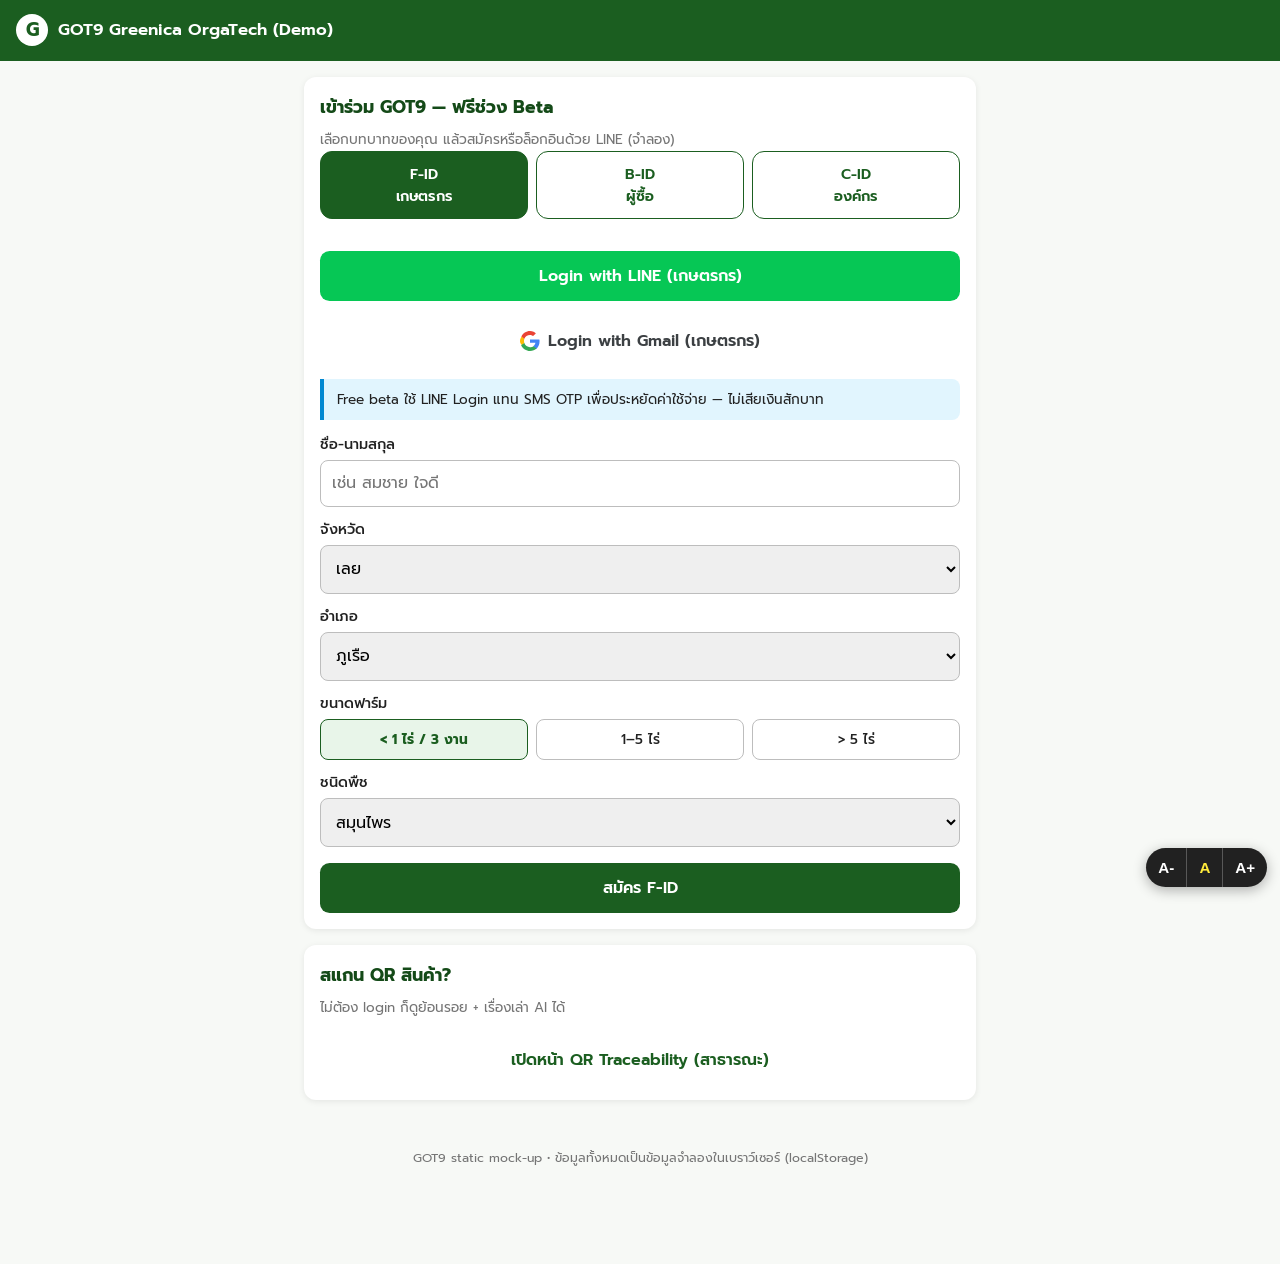
<file: static-mock/index.html>
<!DOCTYPE html>
<html lang="th">
<head>
<meta charset="UTF-8">
<meta name="viewport" content="width=device-width, initial-scale=1.0">
<title>GOT9 — เข้าสู่ระบบ / สมัครสมาชิก</title>
<link rel="stylesheet" href="style.css">
<link rel="preconnect" href="https://fonts.googleapis.com">
<link href="https://fonts.googleapis.com/css2?family=Prompt:wght@400;500;600;700&display=swap" rel="stylesheet">
</head>
<body>
<header class="topbar"><span class="logo-dot">G</span><h1>GOT9 Greenica OrgaTech (Demo)</h1></header>
<main>
  <div class="card">
    <h2>เข้าร่วม GOT9 — ฟรีช่วง Beta</h2>
    <p class="hint">เลือกบทบาทของคุณ แล้วสมัครหรือล็อกอินด้วย LINE (จำลอง)</p>
    <div class="tabs">
      <button class="tab active" data-role-tab="F-ID" onclick="got9Tab('F-ID')">F-ID<br>เกษตรกร</button>
      <button class="tab" data-role-tab="B-ID" onclick="got9Tab('B-ID')">B-ID<br>ผู้ซื้อ</button>
      <button class="tab" data-role-tab="C-ID" onclick="got9Tab('C-ID')">C-ID<br>องค์กร</button>
    </div>

    <!-- F-ID -->
    <div class="tabpane active" id="pane-F-ID">
      <button class="btn btn-line" onclick="got9LineLogin('F-ID')">Login with LINE (เกษตรกร)</button>
      <button class="btn btn-google" onclick="got9GoogleLogin('F-ID')"><svg viewBox="0 0 24 24" width="20" height="20"><path fill="#4285F4" d="M23.5 12.3c0-.9-.1-1.5-.3-2.2H12v4.1h6.5c-.1 1.1-.8 2.7-2.4 3.8l-.1.7 3.4 2.7.2.1c2.2-2 3.9-5 3.9-9.2z"/><path fill="#34A853" d="M12 24c3.2 0 5.9-1.1 7.9-2.9l-3.8-2.9c-1 .7-2.4 1.2-4.1 1.2-3.1 0-5.8-2.1-6.8-5l-.7.1-3 2.4v.5C3.5 21.3 7.4 24 12 24z"/><path fill="#FBBC05" d="M5.2 14.4c-.2-.7-.4-1.5-.4-2.4s.1-1.7.4-2.4l-.1-.7-2.9-2.3-.5.2C.6 8.9 0 10.3 0 12s.6 3.1 1.7 4.4l3.5-2z"/><path fill="#EA4335" d="M12 4.7c1.8 0 3 .8 3.7 1.4l3.3-3.2C17.9 1.1 15.2 0 12 0 7.4 0 3.5 2.7 1.7 6.6l3.5 2.7c1-2.9 3.7-4.6 6.8-4.6z"/></svg>Login with Gmail (เกษตรกร)</button>
      <div class="notice">Free beta ใช้ LINE Login แทน SMS OTP เพื่อประหยัดค่าใช้จ่าย — ไม่เสียเงินสักบาท</div>
      <form onsubmit="return got9Submit('F-ID', this)">
        <label>ชื่อ-นามสกุล</label>
        <input name="farmerName" required placeholder="เช่น สมชาย ใจดี">
        <label>จังหวัด</label>
        <select name="province"><option selected>เลย</option><option>อุดรธานี</option><option>เชียงราย</option></select>
        <label>อำเภอ</label>
        <select name="amphoe"><option selected>ภูเรือ</option><option>เมืองเลย</option><option>ด่านซ้าย</option></select>
        <label>ขนาดฟาร์ม</label>
        <div class="radio-row">
          <label><input type="radio" name="farmSize" value="<1ไร่/3งาน" checked><span>&lt; 1 ไร่ / 3 งาน</span></label>
          <label><input type="radio" name="farmSize" value="1-5ไร่"><span>1–5 ไร่</span></label>
          <label><input type="radio" name="farmSize" value=">5ไร่"><span>&gt; 5 ไร่</span></label>
        </div>
        <label>ชนิดพืช</label>
        <select name="cropType"><option>สมุนไพร</option><option>ผักอินทรีย์</option><option>ผลไม้</option></select>
        <button class="btn btn-primary" type="submit">สมัคร F-ID</button>
      </form>
    </div>

    <!-- B-ID -->
    <div class="tabpane" id="pane-B-ID">
      <button class="btn btn-line" onclick="got9LineLogin('B-ID')">Login with LINE (ผู้ซื้อ)</button>
      <button class="btn btn-google" onclick="got9GoogleLogin('B-ID')"><svg viewBox="0 0 24 24" width="20" height="20"><path fill="#4285F4" d="M23.5 12.3c0-.9-.1-1.5-.3-2.2H12v4.1h6.5c-.1 1.1-.8 2.7-2.4 3.8l-.1.7 3.4 2.7.2.1c2.2-2 3.9-5 3.9-9.2z"/><path fill="#34A853" d="M12 24c3.2 0 5.9-1.1 7.9-2.9l-3.8-2.9c-1 .7-2.4 1.2-4.1 1.2-3.1 0-5.8-2.1-6.8-5l-.7.1-3 2.4v.5C3.5 21.3 7.4 24 12 24z"/><path fill="#FBBC05" d="M5.2 14.4c-.2-.7-.4-1.5-.4-2.4s.1-1.7.4-2.4l-.1-.7-2.9-2.3-.5.2C.6 8.9 0 10.3 0 12s.6 3.1 1.7 4.4l3.5-2z"/><path fill="#EA4335" d="M12 4.7c1.8 0 3 .8 3.7 1.4l3.3-3.2C17.9 1.1 15.2 0 12 0 7.4 0 3.5 2.7 1.7 6.6l3.5 2.7c1-2.9 3.7-4.6 6.8-4.6z"/></svg>Login with Gmail (ผู้ซื้อ)</button>
      <div class="notice">Free beta ใช้ LINE Login แทน SMS OTP เพื่อประหยัดค่าใช้จ่าย — ไม่เสียเงินสักบาท</div>
      <form onsubmit="return got9Submit('B-ID', this)">
        <label>ชื่อที่แสดง</label>
        <input name="displayName" required placeholder="เช่น น้องมิ้นท์">
        <label>วันเกิด + เวลาเกิด</label>
        <input name="dob" type="datetime-local">
        <p class="hint">เพื่อวิเคราะห์ธาตุเจ้าเรือนตามศาสตร์แพทย์แผนไทย &amp; โป๊ยหยี่สี่เถียว (จำลอง)</p>
        <button class="btn btn-primary" type="submit">สมัคร B-ID</button>
      </form>
    </div>

    <!-- C-ID -->
    <div class="tabpane" id="pane-C-ID">
      <button class="btn btn-line" onclick="got9LineLogin('C-ID')">Login with LINE (องค์กร)</button>
      <button class="btn btn-google" onclick="got9GoogleLogin('C-ID')"><svg viewBox="0 0 24 24" width="20" height="20"><path fill="#4285F4" d="M23.5 12.3c0-.9-.1-1.5-.3-2.2H12v4.1h6.5c-.1 1.1-.8 2.7-2.4 3.8l-.1.7 3.4 2.7.2.1c2.2-2 3.9-5 3.9-9.2z"/><path fill="#34A853" d="M12 24c3.2 0 5.9-1.1 7.9-2.9l-3.8-2.9c-1 .7-2.4 1.2-4.1 1.2-3.1 0-5.8-2.1-6.8-5l-.7.1-3 2.4v.5C3.5 21.3 7.4 24 12 24z"/><path fill="#FBBC05" d="M5.2 14.4c-.2-.7-.4-1.5-.4-2.4s.1-1.7.4-2.4l-.1-.7-2.9-2.3-.5.2C.6 8.9 0 10.3 0 12s.6 3.1 1.7 4.4l3.5-2z"/><path fill="#EA4335" d="M12 4.7c1.8 0 3 .8 3.7 1.4l3.3-3.2C17.9 1.1 15.2 0 12 0 7.4 0 3.5 2.7 1.7 6.6l3.5 2.7c1-2.9 3.7-4.6 6.8-4.6z"/></svg>Login with Gmail (องค์กร)</button>
      <div class="notice">Free beta ใช้ LINE Login แทน SMS OTP เพื่อประหยัดค่าใช้จ่าย — ไม่เสียเงินสักบาท</div>
      <form onsubmit="return got9Submit('C-ID', this)">
        <label>ชื่อบริษัท/องค์กร</label>
        <input name="companyName" required placeholder="เช่น โรงแรมภูเรือ จำกัด">
        <label>เลขประจำตัวผู้เสียภาษี (13 หลัก)</label>
        <input name="taxId" inputmode="numeric" maxlength="13" required placeholder="0XXXXXXXXXXXX">
        <label>ผู้ติดต่อ</label>
        <input name="contactPerson" required>
        <label>เบอร์โทร</label>
        <input name="tel" type="tel" required>
        <label>ประเภทธุรกิจ</label>
        <select name="bizType"><option>โรงแรม/ที่พัก</option><option>ร้านอาหาร</option><option>โรงพยาบาล/เวลเนส</option><option>อื่นๆ</option></select>
        <button class="btn btn-primary" type="submit">สมัคร C-ID</button>
      </form>
    </div>
  </div>
  <div class="card">
    <h2>สแกน QR สินค้า?</h2>
    <p class="hint">ไม่ต้อง login ก็ดูย้อนรอย + เรื่องเล่า AI ได้</p>
    <a href="qr-trace.html"><button class="btn btn-ghost" type="button">เปิดหน้า QR Traceability (สาธารณะ)</button></a>
  </div>
</main>

<div class="a11y" role="group" aria-label="ขนาดตัวอักษร">
  <button onclick="got9Font(0)">A-</button><button onclick="got9Font(1)">A</button><button onclick="got9Font(2)">A+</button>
</div>
<footer>GOT9 static mock-up • ข้อมูลทั้งหมดเป็นข้อมูลจำลองในเบราว์เซอร์ (localStorage)</footer>
<script src="app.js"></script>
</body>
</html>
</file>
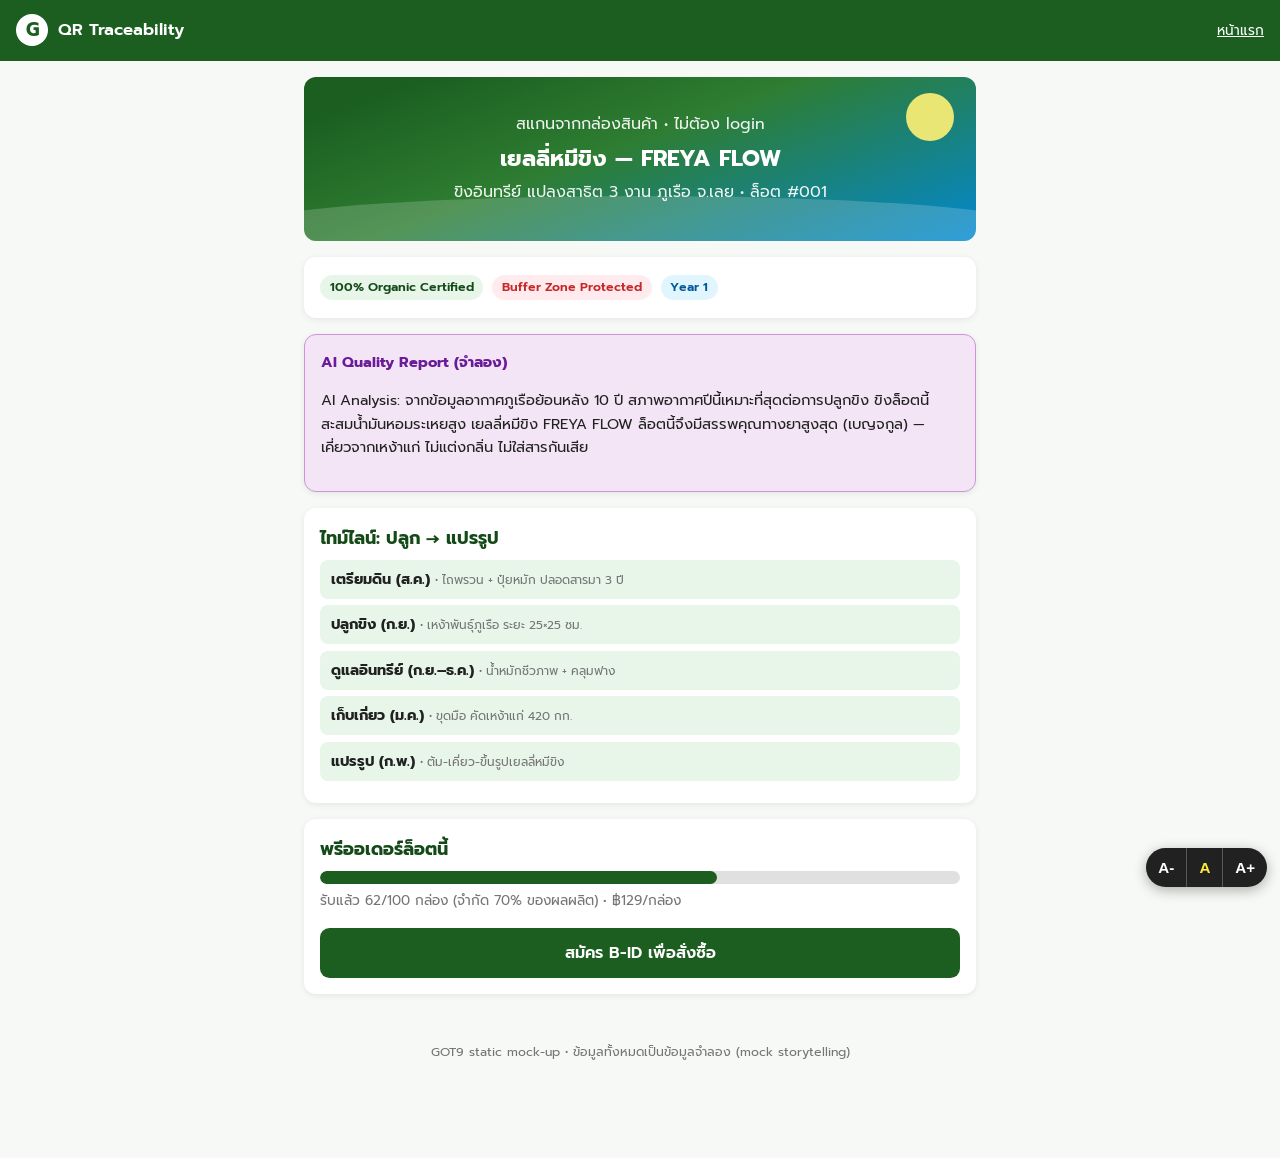
<file: static-mock/qr-trace.html>
<!DOCTYPE html>
<html lang="th">
<head>
<meta charset="UTF-8">
<meta name="viewport" content="width=device-width, initial-scale=1.0">
<title>GOT9 — QR Traceability (สาธารณะ)</title>
<link rel="stylesheet" href="style.css">
<link rel="preconnect" href="https://fonts.googleapis.com">
<link href="https://fonts.googleapis.com/css2?family=Prompt:wght@400;500;600;700&display=swap" rel="stylesheet">
</head>
<body>
<header class="topbar"><span class="logo-dot">G</span><h1>QR Traceability</h1><span class="spacer"></span><a href="index.html">หน้าแรก</a></header>
<main>
  <div class="hero">
    <div class="sun"></div><div class="hills"></div>
    <p>สแกนจากกล่องสินค้า • ไม่ต้อง login</p>
    <h2>เยลลี่หมีขิง — FREYA FLOW</h2>
    <p>ขิงอินทรีย์ แปลงสาธิต 3 งาน ภูเรือ จ.เลย • ล็อต #001</p>
  </div>

  <div class="card">
    <span class="badge green">100% Organic Certified</span>
    <span class="badge red">Buffer Zone Protected</span>
    <span class="badge blue">Year 1</span>
  </div>

  <div class="card ai-report">
    <div class="ai-head">AI Quality Report (จำลอง)</div>
    <p>AI Analysis: จากข้อมูลอากาศภูเรือย้อนหลัง 10 ปี สภาพอากาศปีนี้เหมาะที่สุดต่อการปลูกขิง
    ขิงล็อตนี้สะสมน้ำมันหอมระเหยสูง เยลลี่หมีขิง FREYA FLOW ล็อตนี้จึงมีสรรพคุณทางยาสูงสุด
    (เบญจกูล) — เคี่ยวจากเหง้าแก่ ไม่แต่งกลิ่น ไม่ใส่สารกันเสีย</p>
  </div>

  <div class="card">
    <h2>ไทม์ไลน์: ปลูก → แปรรูป</h2>
    <ul class="clean">
      <li><b>เตรียมดิน (ส.ค.)</b> <small>• ไถพรวน + ปุ๋ยหมัก ปลอดสารมา 3 ปี</small></li>
      <li><b>ปลูกขิง (ก.ย.)</b> <small>• เหง้าพันธุ์ภูเรือ ระยะ 25×25 ซม.</small></li>
      <li><b>ดูแลอินทรีย์ (ก.ย.–ธ.ค.)</b> <small>• น้ำหมักชีวภาพ + คลุมฟาง</small></li>
      <li><b>เก็บเกี่ยว (ม.ค.)</b> <small>• ขุดมือ คัดเหง้าแก่ 420 กก.</small></li>
      <li><b>แปรรูป (ก.พ.)</b> <small>• ต้ม-เคี่ยว-ขึ้นรูปเยลลี่หมีขิง</small></li>
    </ul>
  </div>

  <div class="card">
    <h2>พรีออเดอร์ล็อตนี้</h2>
    <div class="progress"><div style="width:62%"></div></div>
    <p class="hint">รับแล้ว 62/100 กล่อง (จำกัด 70% ของผลผลิต) • ฿129/กล่อง</p>
    <a href="index.html"><button class="btn btn-primary" type="button">สมัคร B-ID เพื่อสั่งซื้อ</button></a>
  </div>
</main>

<div class="a11y" role="group" aria-label="ขนาดตัวอักษร">
  <button onclick="got9Font(0)">A-</button><button onclick="got9Font(1)">A</button><button onclick="got9Font(2)">A+</button>
</div>
<footer>GOT9 static mock-up • ข้อมูลทั้งหมดเป็นข้อมูลจำลอง (mock storytelling)</footer>
<script src="app.js"></script>
</body>
</html>
</file>
<file: static-mock/style.css>
/* GOT9 MVP static mock-up — mobile-first, rem-based.
   Palette: Dark Green (primary), Earth Brown (secondary), Water Blue (accent).
   :root font-size is set dynamically by app.js (A- / A / A+). */
:root {
  --green: #1B5E20;
  --green-dark: #144A18;
  --green-soft: #E8F5E9;
  --brown: #6D4C41;
  --brown-soft: #EFEBE9;
  --blue: #0288D1;
  --blue-soft: #E1F5FE;
  --line-green: #06C755;
  --ink: #212121;
  --muted: #757575;
  --card: #FFFFFF;
  --bg: #F7F9F6;
  --danger: #C62828;
  --radius: 0.75rem;
  font-size: 16px; /* overridden by JS */
}

* { box-sizing: border-box; }

body {
  margin: 0;
  font-family: 'Prompt', 'Noto Sans Thai', system-ui, sans-serif;
  background: var(--bg);
  color: var(--ink);
  font-size: 1rem;
  line-height: 1.6;
  padding-bottom: 5rem;
}

header.topbar {
  background: var(--green);
  color: #fff;
  padding: 0.9rem 1rem;
  position: sticky;
  top: 0;
  z-index: 50;
  display: flex;
  align-items: center;
  gap: 0.6rem;
}
header.topbar .logo-dot {
  width: 2rem; height: 2rem; border-radius: 50%;
  background: #fff; color: var(--green);
  display: inline-flex; align-items: center; justify-content: center;
  font-weight: 700; font-size: 1.2rem;
}
header.topbar h1 { font-size: 1.05rem; margin: 0; font-weight: 600; }
header.topbar .spacer { flex: 1; }
header.topbar a { color: #fff; font-size: 0.85rem; }

main { max-width: 34rem; margin: 0 auto; padding: 1rem; }

.card {
  background: var(--card);
  border-radius: var(--radius);
  padding: 1rem;
  margin-bottom: 1rem;
  box-shadow: 0 0.1rem 0.4rem rgba(0,0,0,0.08);
}
.card h2 { margin: 0 0 0.5rem; font-size: 1.1rem; color: var(--green-dark); }
.card p.hint { color: var(--muted); font-size: 0.85rem; margin: 0.25rem 0 0; }

/* Role tabs */
.tabs { display: flex; gap: 0.5rem; margin-bottom: 1rem; }
.tab {
  flex: 1; text-align: center; padding: 0.7rem 0.25rem;
  border-radius: var(--radius); border: 0.12rem solid var(--green);
  background: #fff; color: var(--green); font-weight: 600;
  cursor: pointer; font-size: 0.9rem; font-family: inherit;
}
.tab.active { background: var(--green); color: #fff; }
.tabpane { display: none; }
.tabpane.active { display: block; }

/* Forms */
label { display: block; font-size: 0.9rem; margin: 0.7rem 0 0.25rem; font-weight: 500; }
input, select {
  width: 100%; padding: 0.65rem 0.7rem; font-size: 1rem;
  border: 0.1rem solid #BDBDBD; border-radius: 0.5rem; font-family: inherit;
}
input:focus, select:focus { outline: 0.15rem solid var(--blue); border-color: var(--blue); }
.radio-row { display: flex; gap: 0.5rem; flex-wrap: wrap; }
.radio-row label {
  flex: 1; border: 0.1rem solid #BDBDBD; border-radius: 0.5rem;
  padding: 0.55rem 0.4rem; text-align: center; font-size: 0.85rem; margin: 0; cursor: pointer;
}
.radio-row input { display: none; }
.radio-row input:checked + span { font-weight: 700; color: var(--green); }
.radio-row label:has(input:checked) { border-color: var(--green); background: var(--green-soft); }

button.btn {
  width: 100%; padding: 0.8rem; margin-top: 1rem; font-size: 1rem; font-weight: 600;
  border: none; border-radius: 0.6rem; cursor: pointer; font-family: inherit;
}
.btn-line { background: var(--line-green); color: #fff; }
.btn-google {
  background: #fff; color: #3c4043; border: 0.1rem solid #dadce0;
  display: flex; align-items: center; justify-content: center; gap: 0.5rem;
}
.btn-primary { background: var(--green); color: #fff; }
.btn-brown { background: var(--brown); color: #fff; }
.btn-ghost { background: #fff; color: var(--green); border: 0.12rem solid var(--green); }

.notice {
  background: var(--blue-soft); border-left: 0.3rem solid var(--blue);
  padding: 0.6rem 0.8rem; border-radius: 0 0.5rem 0.5rem 0;
  font-size: 0.85rem; margin: 0.8rem 0;
}

/* Progress / badges */
.progress { height: 0.8rem; background: #E0E0E0; border-radius: 1rem; overflow: hidden; margin: 0.4rem 0; }
.progress > div { height: 100%; background: var(--green); border-radius: 1rem; }
.badge {
  display: inline-block; font-size: 0.78rem; font-weight: 600;
  padding: 0.15rem 0.6rem; border-radius: 1rem; margin: 0.15rem 0.2rem 0.15rem 0;
}
.badge.green { background: var(--green-soft); color: var(--green-dark); }
.badge.brown { background: var(--brown-soft); color: var(--brown); }
.badge.blue { background: var(--blue-soft); color: #01579B; }
.badge.red { background: #FFEBEE; color: var(--danger); }

.product { display: flex; gap: 0.8rem; align-items: center; }
.product .thumb {
  width: 4rem; height: 4rem; border-radius: 0.6rem; flex-shrink: 0;
  display: flex; align-items: center; justify-content: center; font-size: 2rem;
  background: var(--green-soft);
}
.product h3 { margin: 0 0 0.2rem; font-size: 1rem; }
.product .price { color: var(--brown); font-weight: 700; }

/* Map */
#map { height: 16rem; border-radius: var(--radius); z-index: 1; }
.legend { font-size: 0.8rem; color: var(--muted); margin-top: 0.3rem; }
.swatch { display: inline-block; width: 0.8rem; height: 0.8rem; border-radius: 0.2rem; vertical-align: middle; }

/* Activity list */
ul.clean { list-style: none; padding: 0; margin: 0.5rem 0 0; }
ul.clean li {
  background: var(--green-soft); border-radius: 0.5rem;
  padding: 0.5rem 0.7rem; margin-bottom: 0.4rem; font-size: 0.9rem;
}
ul.clean li small { color: var(--muted); }

/* AI report + hero */
.hero {
  border-radius: var(--radius); padding: 2.2rem 1.2rem; color: #fff; text-align: center;
  background: linear-gradient(160deg, #1B5E20 10%, #2E7D32 45%, #0288D1 100%);
  position: relative; overflow: hidden; margin-bottom: 1rem;
}
.hero .sun {
  position: absolute; top: 1rem; right: 1.4rem; width: 3rem; height: 3rem;
  background: #FFF176; border-radius: 50%; opacity: 0.9;
}
.hero .hills {
  position: absolute; bottom: -1.2rem; left: -10%; width: 120%; height: 4rem;
  background: rgba(255,255,255,0.18); border-radius: 50% 50% 0 0;
}
.hero h2 { margin: 0.2rem 0; font-size: 1.4rem; position: relative; }
.hero p { margin: 0; opacity: 0.92; position: relative; }
.ai-report {
  background: #F3E5F5; border: 0.1rem solid #CE93D8; border-radius: var(--radius);
  padding: 1rem; font-size: 0.92rem;
}
.ai-report .ai-head { font-weight: 700; color: #6A1B9A; margin-bottom: 0.4rem; }

/* Floating A11y widget */
.a11y {
  position: fixed; right: 0.8rem; bottom: 0.8rem; z-index: 100;
  background: var(--ink); color: #fff; border-radius: 2rem;
  display: flex; align-items: center; box-shadow: 0 0.2rem 0.8rem rgba(0,0,0,0.3);
}
.a11y button {
  background: transparent; border: none; color: #fff;
  font-weight: 700; font-size: 0.95rem; padding: 0.7rem 0.75rem; cursor: pointer;
}
.a11y button + button { border-left: 1px solid rgba(255,255,255,0.25); }
.a11y button.cur { color: #FFEB3B; }

footer { text-align: center; color: var(--muted); font-size: 0.78rem; padding: 1rem; }

@media (min-width: 40rem) {
  main { max-width: 44rem; }
  #map { height: 20rem; }
}
</file>
